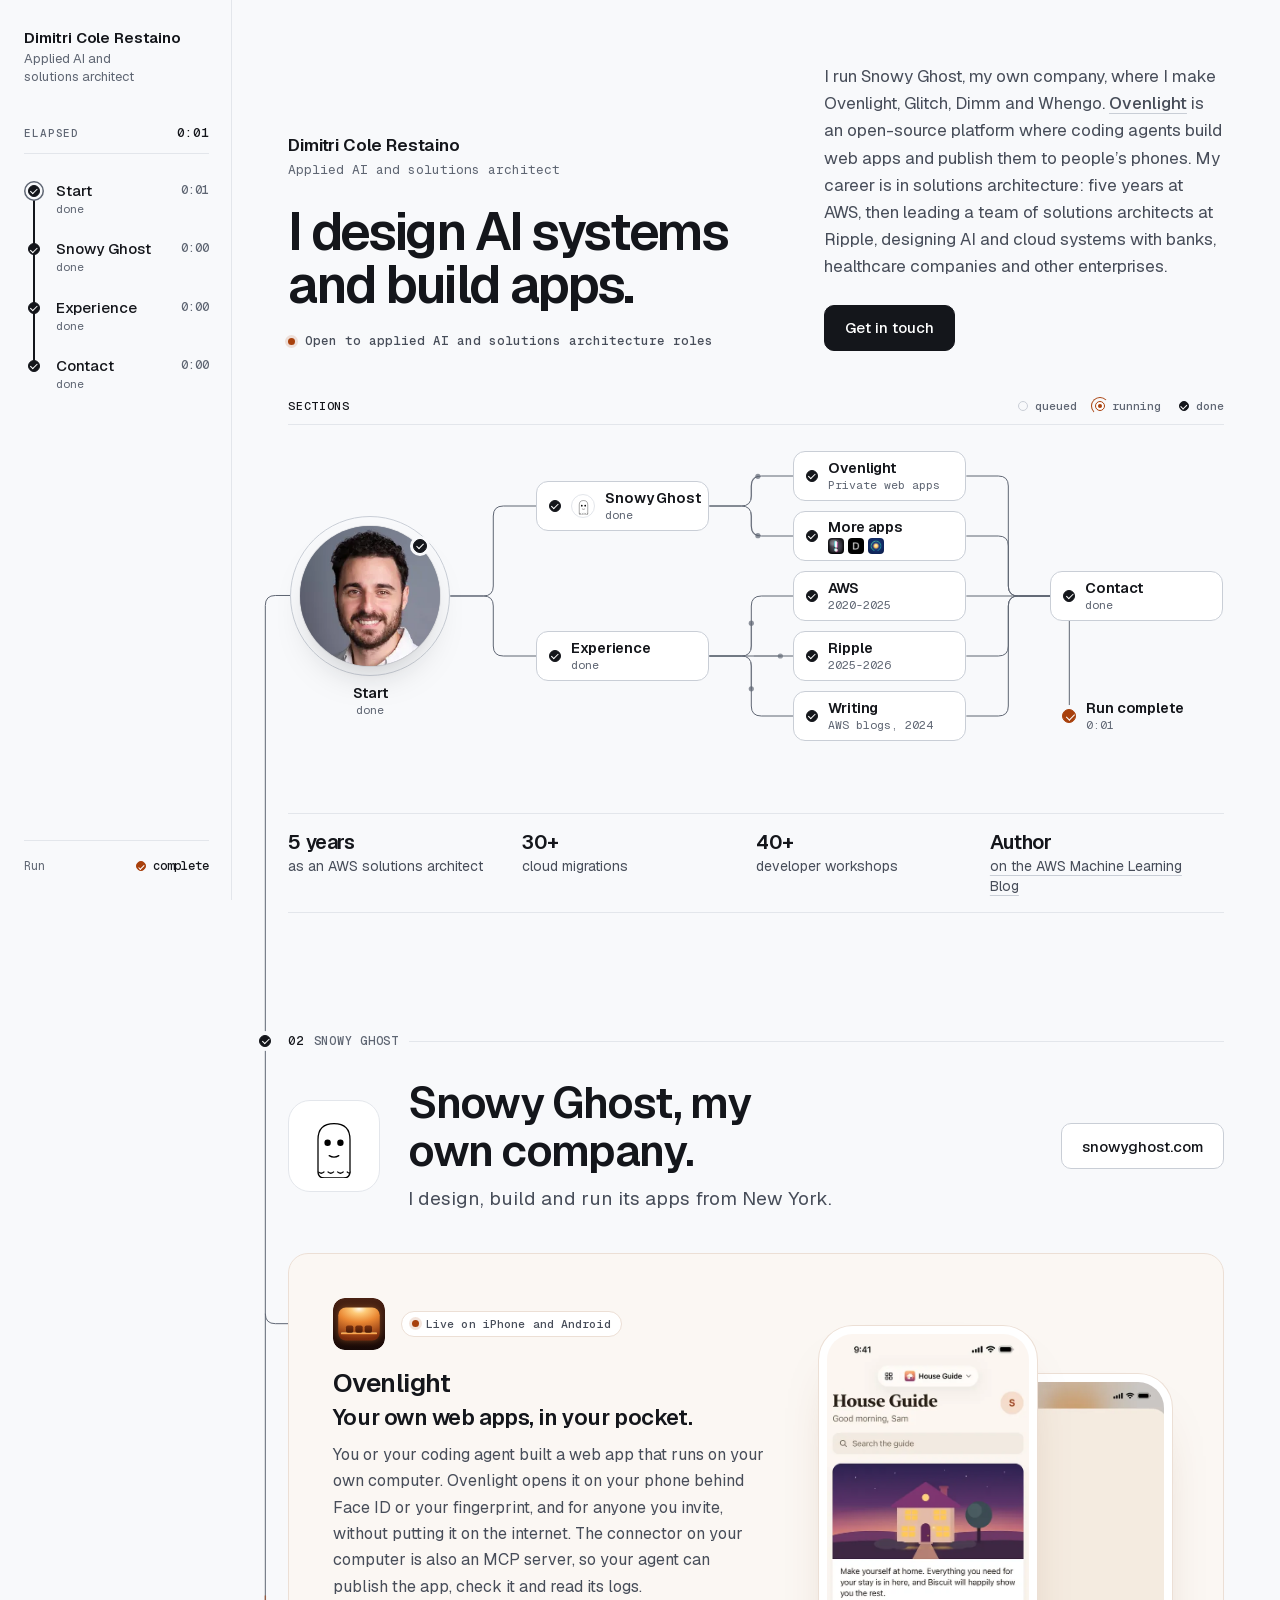
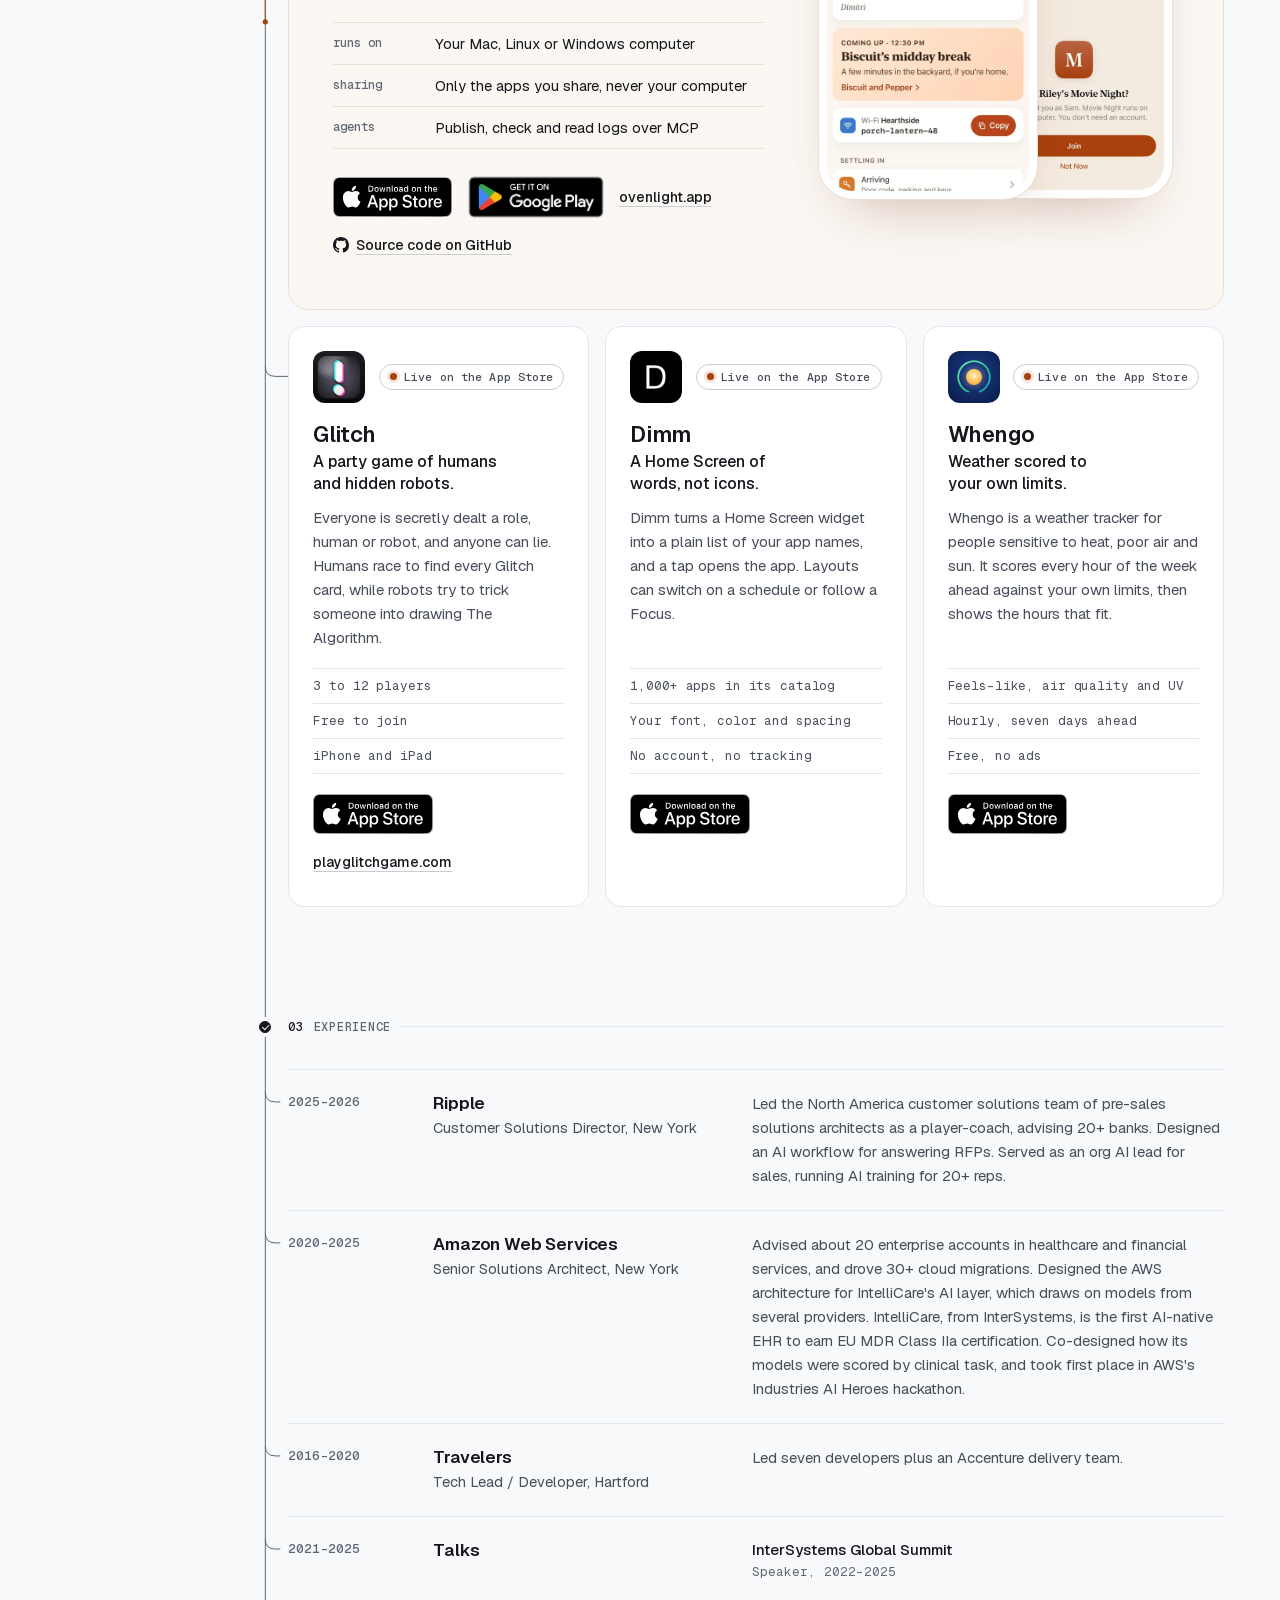
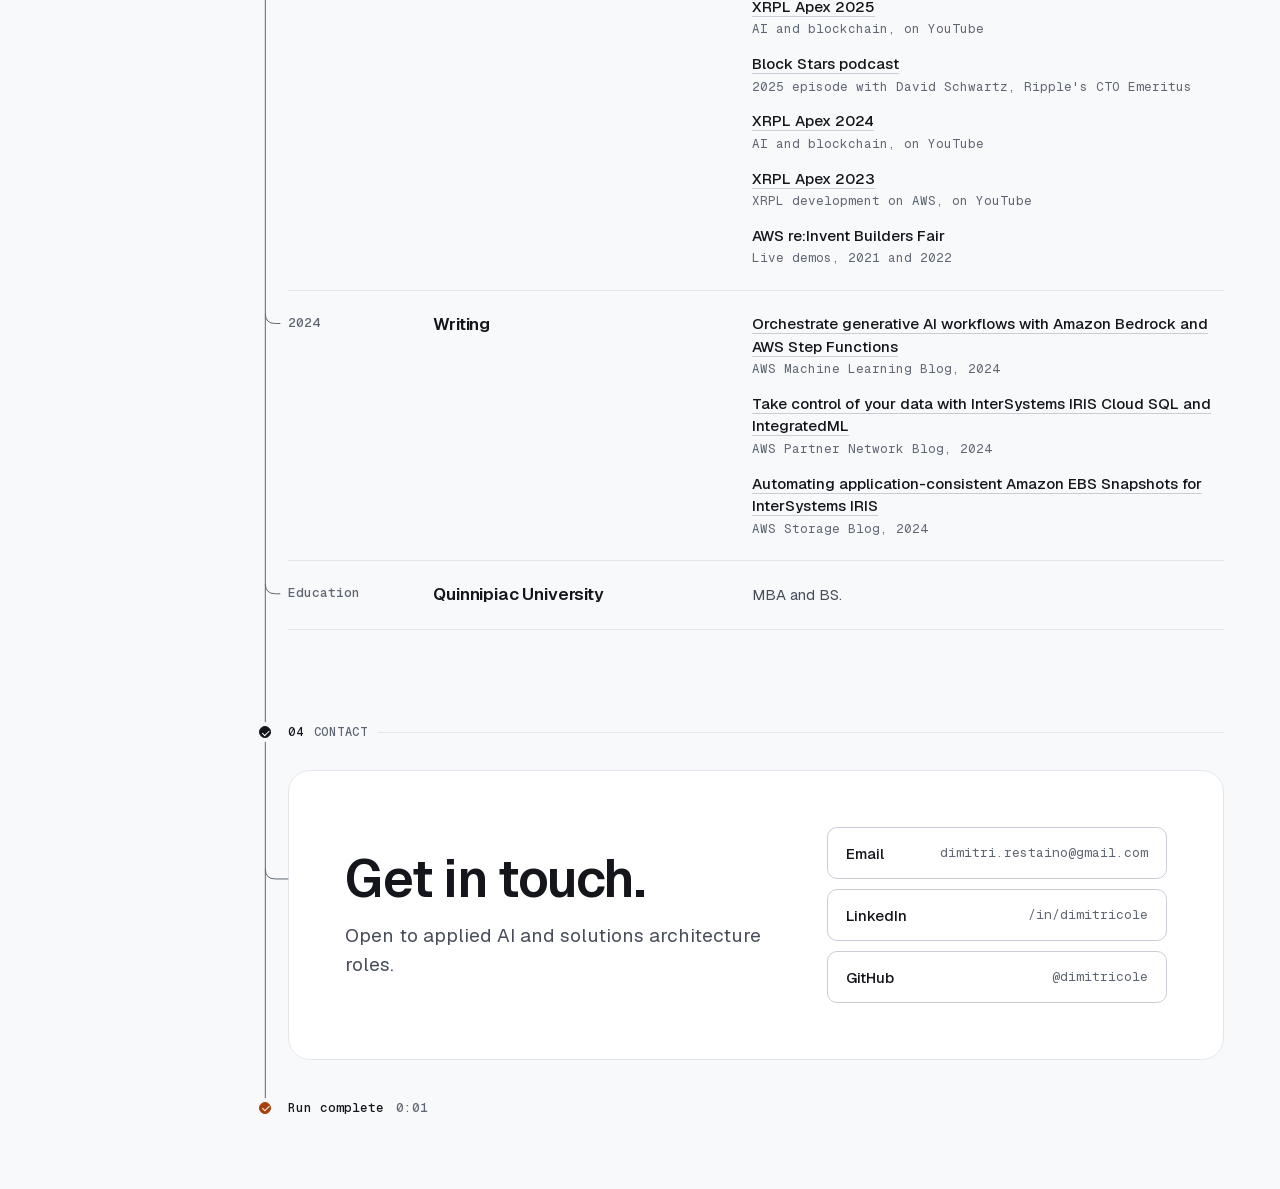
<file: index.html>
<!doctype html>
<html lang="en" class="no-js">
<head>
<meta charset="utf-8">
<meta name="viewport" content="width=device-width, initial-scale=1">
<title>Dimitri Cole Restaino, applied AI and solutions architect</title>
<meta name="description" content="Dimitri Cole Restaino is an applied AI and solutions architect, open to new roles. He spent five years at AWS, then led a team of solutions architects at Ripple, working with banks, healthcare companies and other enterprises. He runs Snowy Ghost and makes Ovenlight, an open-source platform where coding agents build web apps and publish them to people's phones.">
<link rel="canonical" href="https://www.dimitricole.com/">
<meta name="theme-color" content="#f8f9fb">
<meta property="og:type" content="profile">
<meta property="og:site_name" content="Dimitri Cole Restaino">
<meta property="og:title" content="Dimitri Cole Restaino, applied AI and solutions architect">
<meta property="og:description" content="I design AI systems and build apps, and I'm open to applied AI and solutions architecture roles. I run Snowy Ghost, maker of Ovenlight, after five years at AWS and leading a team of solutions architects at Ripple.">
<meta property="og:url" content="https://www.dimitricole.com/">
<meta property="og:image" content="https://www.dimitricole.com/images/og-card.jpg?v=4">
<meta property="og:image:width" content="1200">
<meta property="og:image:height" content="630">
<meta property="og:image:alt" content="Dimitri Cole Restaino, applied AI and solutions architect: I design AI systems and build apps.">
<meta property="profile:first_name" content="Dimitri">
<meta property="profile:last_name" content="Cole Restaino">
<meta name="twitter:card" content="summary_large_image">
<meta name="twitter:title" content="Dimitri Cole Restaino, applied AI and solutions architect">
<meta name="twitter:description" content="I design AI systems and build apps, and I'm open to applied AI and solutions architecture roles. I run Snowy Ghost, maker of Ovenlight, after five years at AWS and leading a team of solutions architects at Ripple.">
<meta name="twitter:image" content="https://www.dimitricole.com/images/og-card.jpg?v=4">
<meta name="twitter:image:alt" content="Dimitri Cole Restaino, applied AI and solutions architect: I design AI systems and build apps.">
<link rel="icon" href="favicon.svg?v=1" type="image/svg+xml">
<link rel="icon" href="images/favicon-32.png?v=1" sizes="32x32" type="image/png">
<link rel="apple-touch-icon" href="images/apple-touch-icon.png?v=1">
<link rel="preload" href="assets/fonts/geist-latin.woff2" as="font" type="font/woff2" crossorigin>
<link rel="stylesheet" href="assets/css/site.css?v=3">
<script>document.documentElement.className = 'js';</script>
<script src="assets/js/site.js?v=2" defer></script>
<script type="application/ld+json">
{
  "@context": "https://schema.org",
  "@type": "Person",
  "name": "Dimitri Cole Restaino",
  "jobTitle": "Applied AI and solutions architect",
  "url": "https://www.dimitricole.com/",
  "image": "https://www.dimitricole.com/images/portrait-720.jpg",
  "worksFor": {
    "@type": "Organization",
    "name": "Snowy Ghost",
    "url": "https://snowyghost.com/"
  },
  "sameAs": [
    "https://www.linkedin.com/in/dimitricole/",
    "https://github.com/dimitricole"
  ],
  "knowsAbout": [
    "Applied AI",
    "AI agents",
    "Solutions architecture",
    "Generative AI",
    "Healthcare AI",
    "Cloud architecture",
    "Amazon Web Services",
    "iOS apps"
  ]
}
</script>
</head>
<body>
<a class="skip" href="#content">Skip to content</a>
<p class="sr-only" role="status" id="runStatus"></p>

<!-- Phone and tablet run bar -->
<nav class="bar" id="bar" aria-label="Sections">
  <div class="bar-top" aria-hidden="true">
    <span id="barState" data-state="running"><span class="node"></span><span class="endnode"></span></span>
    <span class="now" id="barNow">Start</span>
    <span class="st" id="barSt">running</span>
    <span class="clock" id="barClock">0:00</span>
  </div>
  <ol class="bar-segs">
    <li data-state="running"><a href="#start" aria-label="Start" aria-current="step"><span class="seg"><i></i></span></a></li>
    <li data-state="queued"><a href="#snowy-ghost" aria-label="Snowy Ghost"><span class="seg"><i></i></span></a></li>
    <li data-state="queued"><a href="#experience" aria-label="Experience"><span class="seg"><i></i></span></a></li>
    <li data-state="queued"><a href="#contact" aria-label="Contact"><span class="seg"><i></i></span></a></li>
  </ol>
</nav>

<div class="layout">
  <!-- Desktop run rail -->
  <header class="rail">
    <a class="rail-id" href="#start">
      <b>Dimitri Cole Restaino</b>
      <span>Applied AI and solutions architect</span>
    </a>
    <div class="run-head" aria-hidden="true"><span>Elapsed</span><span class="clock" id="railClock">0:00</span></div>
    <nav class="steps" id="steps" aria-label="Sections">
      <span class="track" aria-hidden="true"></span>
      <span class="fill-done" aria-hidden="true"></span>
      <span class="fill-live" aria-hidden="true"></span>
      <ol>
        <li class="step" data-state="running"><a href="#start" aria-current="step"><span class="node" aria-hidden="true"></span><span class="label">Start</span><span class="t" aria-hidden="true">0:00</span><span class="st">running</span></a></li>
        <li class="step" data-state="queued"><a href="#snowy-ghost"><span class="node" aria-hidden="true"></span><span class="label">Snowy Ghost</span><span class="t" aria-hidden="true"></span><span class="st">queued</span></a></li>
        <li class="step" data-state="queued"><a href="#experience"><span class="node" aria-hidden="true"></span><span class="label">Experience</span><span class="t" aria-hidden="true"></span><span class="st">queued</span></a></li>
        <li class="step" data-state="queued"><a href="#contact"><span class="node" aria-hidden="true"></span><span class="label">Contact</span><span class="t" aria-hidden="true"></span><span class="st">queued</span></a></li>
      </ol>
    </nav>
    <div class="rail-foot" id="railFoot" data-state="queued" aria-hidden="true">
      <div><span id="railFootLabel">Step</span><b><span class="endnode"></span><span id="railCount">1 of 4</span></b></div>
    </div>
  </header>

  <div class="col">
  <main id="content">
    <svg class="spine" aria-hidden="true" focusable="false"></svg>

    <section class="hero" id="start" data-step="0" aria-label="Introduction">
      <div class="wrap">
        <div class="hero-top">
          <div>
            <div class="who">
              <span class="portrait mroot" data-sec="0" data-state="running" aria-hidden="true">
                <span class="ring"></span>
                <span class="photo"><picture><source type="image/webp" srcset="images/portrait-240.webp 240w, images/portrait-480.webp 480w, images/portrait-720.webp 720w" sizes="168px"><img src="images/portrait-480.jpg" srcset="images/portrait-240.jpg 240w, images/portrait-480.jpg 480w, images/portrait-720.jpg 720w" sizes="168px" width="480" height="480" alt=""></picture></span>
                <span class="node"></span>
              </span>
              <div>
                <h1>Dimitri Cole Restaino</h1>
                <p>Applied AI and solutions architect</p>
              </div>
            </div>
            <p class="headline">I design AI systems and build apps.</p>
            <p class="open"><i aria-hidden="true"></i>Open to applied AI and solutions architecture roles</p>
          </div>
          <div>
            <p class="intro">I run Snowy Ghost, my own company, where I make Ovenlight, Glitch, Dimm and Whengo. <a class="textlink" href="https://ovenlight.app">Ovenlight</a> is an open-source platform where coding agents build web apps and publish them to people&rsquo;s phones. My career is in solutions architecture: five years at AWS, then leading a team of solutions architects at Ripple, designing AI and cloud systems with banks, healthcare companies and other enterprises.</p>
            <div class="cta">
              <a class="btn primary" href="mailto:dimitri.restaino@gmail.com">Get in touch</a>
            </div>
          </div>
        </div>

        <div class="plan">
          <div class="plan-head">
            <span class="ttl">Sections</span>
            <span class="lg" data-state="queued" aria-hidden="true"><span class="node"></span>queued</span>
            <span class="lg" data-state="running" aria-hidden="true"><span class="node"></span>running</span>
            <span class="lg" data-state="done" aria-hidden="true"><span class="node"></span>done</span>
          </div>
          <div class="graph-wrap">
            <nav class="graph" id="graph" aria-label="Section map">
              <svg class="edges" aria-hidden="true" focusable="false"></svg>

              <a class="root" href="#start" data-node="root" data-step="0" data-state="running">
                <span class="portrait">
                  <span class="ring" aria-hidden="true"></span>
                  <span class="photo"><picture><source type="image/webp" srcset="images/portrait-240.webp 240w, images/portrait-480.webp 480w, images/portrait-720.webp 720w" sizes="168px"><img src="images/portrait-480.jpg" srcset="images/portrait-240.jpg 240w, images/portrait-480.jpg 480w, images/portrait-720.jpg 720w" sizes="168px" width="480" height="480" fetchpriority="high" alt="Dimitri Cole Restaino, smiling, in a white shirt"></picture></span>
                  <span class="node" aria-hidden="true"></span>
                </span>
                <span class="cap"><b>Start</b><small class="state">running</small></span>
              </a>

              <a class="gn" href="#snowy-ghost" data-node="sg" data-step="1" data-state="queued">
                <span class="node" aria-hidden="true"></span>
                <span class="ghost-ico" aria-hidden="true"><img src="images/snowyghost-logo.svg" width="17" height="17" alt=""></span>
                <span class="t"><b>Snowy Ghost</b><small class="state">queued</small></span>
              </a>
              <a class="gn l2" href="#ovenlight" data-node="ovenlight" data-step="1" data-state="queued">
                <span class="node" aria-hidden="true"></span>
                <span class="t"><b>Ovenlight</b><small>Private web apps</small><span class="sr-only state">queued</span></span>
              </a>
              <a class="gn l2 apps" href="#apps" data-node="apps" data-step="1" data-state="queued">
                <span class="node" aria-hidden="true"></span>
                <span class="t"><b>More apps</b><span class="icos"><img src="images/glitch-icon.webp" width="16" height="16" alt="Glitch"><img src="images/dimm-icon.webp" width="16" height="16" alt="Dimm"><img src="images/whengo-icon.webp" width="16" height="16" alt="Whengo"></span><span class="sr-only state">queued</span></span>
              </a>
              <a class="gn" href="#experience" data-node="experience" data-step="2" data-state="queued">
                <span class="node" aria-hidden="true"></span>
                <span class="t"><b>Experience</b><small class="state">queued</small></span>
              </a>
              <a class="gn l2" href="#aws" data-node="aws" data-step="2" data-state="queued">
                <span class="node" aria-hidden="true"></span>
                <span class="t"><b>AWS</b><small>2020-2025</small><span class="sr-only state">queued</span></span>
              </a>
              <a class="gn l2" href="#ripple" data-node="ripple" data-step="2" data-state="queued">
                <span class="node" aria-hidden="true"></span>
                <span class="t"><b>Ripple</b><small>2025-2026</small><span class="sr-only state">queued</span></span>
              </a>
              <a class="gn l2" href="#writing" data-node="writing" data-step="2" data-state="queued">
                <span class="node" aria-hidden="true"></span>
                <span class="t"><b>Writing</b><small>AWS blogs, 2024</small><span class="sr-only state">queued</span></span>
              </a>
              <a class="gn" href="#contact" data-node="contact" data-step="3" data-state="queued">
                <span class="node" aria-hidden="true"></span>
                <span class="t"><b>Contact</b><small class="state">queued</small></span>
              </a>
              <span class="gend" data-node="end" data-state="queued" aria-hidden="true"><span class="endnode"></span><span class="t"><b class="end-label"></b><small class="end-time"></small></span></span>
            </nav>
          </div>
        </div>

        <ul class="proof">
          <li><b>5 years</b>as an AWS solutions architect</li>
          <li><b>30+</b>cloud migrations</li>
          <li><b>40+</b>developer workshops</li>
          <li><b>Author</b><a class="textlink" href="https://aws.amazon.com/blogs/machine-learning/orchestrate-generative-ai-workflows-with-amazon-bedrock-and-aws-step-functions/">on the AWS Machine Learning Blog</a></li>
        </ul>
      </div>
    </section>

    <section class="sg" id="snowy-ghost" data-step="1" aria-labelledby="sg-title">
      <div class="wrap">
        <p class="kicker" data-sec="1"><span class="node" aria-hidden="true"></span><span class="n">02</span><span>Snowy Ghost</span></p>
        <div class="sg-head">
          <div class="ghost"><img src="images/snowyghost-logo.svg" width="64" height="64" alt="Snowy Ghost logo"></div>
          <div>
            <h2 class="h2" id="sg-title">Snowy Ghost, my own company.</h2>
            <p class="lede">I design, build and run its apps from New York.</p>
          </div>
          <a class="btn site" href="https://snowyghost.com">snowyghost.com</a>
        </div>

        <article class="sg-lead" id="ovenlight" aria-labelledby="ov-title">
          <div class="copy">
            <div class="tile-top">
              <img class="appicon" src="images/ovenlight-icon.svg" width="52" height="52" alt="">
              <span class="chip live"><i></i>Live on iPhone and Android</span>
            </div>
            <h3 id="ov-title">Ovenlight</h3>
            <p class="tag">Your own web apps, in your pocket.</p>
            <p class="body">You or your coding agent built a web app that runs on your own computer. Ovenlight opens it on your phone behind Face ID or your fingerprint, and for anyone you invite, without putting it on the internet. The connector on your computer is also an MCP server, so your agent can publish the app, check it and read its logs.</p>
            <dl class="facts">
              <div><dt>runs on</dt><dd>Your Mac, Linux or Windows computer</dd></div>
              <div><dt>sharing</dt><dd>Only the apps you share, never your computer</dd></div>
              <div><dt>agents</dt><dd>Publish, check and read logs over MCP</dd></div>
            </dl>
            <div class="foot">
              <a class="badge" href="https://apps.apple.com/app/id6817561066"><img src="images/app-store-badge.svg" width="120" height="40" loading="lazy" alt="Download Ovenlight on the App Store"></a>
              <a class="badge play" href="https://play.google.com/store/apps/details?id=com.snowyghost.ovenlight"><img src="images/google-play-badge.png" width="646" height="250" loading="lazy" alt="Get Ovenlight on Google Play"></a>
              <a class="textlink site-link" href="https://ovenlight.app">ovenlight.app</a>
              <a class="textlink site-link" href="https://github.com/snowy-ghost/ovenlight" aria-label="Ovenlight's source code on GitHub"><svg class="gh" viewBox="0 0 16 16" width="16" height="16" aria-hidden="true" focusable="false"><path fill="currentColor" d="M8 0C3.58 0 0 3.58 0 8c0 3.54 2.29 6.53 5.47 7.59.4.07.55-.17.55-.38 0-.19-.01-.82-.01-1.49-2.01.37-2.53-.49-2.69-.94-.09-.23-.48-.94-.82-1.13-.28-.15-.68-.52-.01-.53.63-.01 1.08.58 1.23.82.72 1.21 1.87.87 2.33.66.07-.52.28-.87.51-1.07-1.78-.2-3.64-.89-3.64-3.95 0-.87.31-1.59.82-2.15-.08-.2-.36-1.02.08-2.12 0 0 .67-.21 2.2.82.64-.18 1.32-.27 2-.27.68 0 1.36.09 2 .27 1.53-1.04 2.2-.82 2.2-.82.44 1.1.16 1.92.08 2.12.51.56.82 1.27.82 2.15 0 3.07-1.87 3.75-3.65 3.95.29.25.54.73.54 1.48 0 1.07-.01 1.93-.01 2.2 0 .21.15.46.55.38A8.013 8.013 0 0016 8c0-4.42-3.58-8-8-8z"/></svg>Source code on GitHub</a>
            </div>
          </div>
          <div class="phones">
            <div class="phone a"><img src="images/house-guide-480.webp" srcset="images/house-guide-480.webp 480w, images/house-guide-960.webp 960w" sizes="(max-width: 759px) 46vw, 252px" width="480" height="1043" loading="lazy" decoding="async" alt="Ovenlight showing a House Guide app with a welcome note, a Wi-Fi card and settling-in tips"></div>
            <div class="phone b"><img src="images/join-480.webp" srcset="images/join-480.webp 480w, images/join-960.webp 960w" sizes="(max-width: 759px) 42vw, 226px" width="480" height="1043" loading="lazy" decoding="async" alt="Ovenlight inviting someone to join Riley's Movie Night, which runs on Riley's computer"></div>
          </div>
        </article>

        <div class="apps-grid" id="apps">
          <article class="tile" id="glitch" aria-labelledby="glitch-title">
            <div class="tile-top">
              <img class="appicon" src="images/glitch-icon.webp" width="52" height="52" loading="lazy" alt="">
              <span class="chip live"><i></i>Live on the App Store</span>
            </div>
            <h3 id="glitch-title">Glitch</h3>
            <p class="tag">A party game of humans and hidden robots.</p>
            <p class="body">Everyone is secretly dealt a role, human or robot, and anyone can lie. Humans race to find every Glitch card, while robots try to trick someone into drawing The Algorithm.</p>
            <ul class="specs">
              <li>3 to 12 players</li>
              <li>Free to join</li>
              <li>iPhone and iPad</li>
            </ul>
            <div class="foot">
              <a class="badge" href="https://apps.apple.com/app/id6708241037"><img src="images/app-store-badge.svg" width="120" height="40" loading="lazy" alt="Download Glitch on the App Store"></a>
              <a class="textlink site-link" href="https://www.playglitchgame.com">playglitchgame.com</a>
            </div>
          </article>

          <article class="tile" id="dimm" aria-labelledby="dimm-title">
            <div class="tile-top">
              <img class="appicon" src="images/dimm-icon.webp" width="52" height="52" loading="lazy" alt="">
              <span class="chip live"><i></i>Live on the App Store</span>
            </div>
            <h3 id="dimm-title">Dimm</h3>
            <p class="tag">A Home Screen of words, not icons.</p>
            <p class="body">Dimm turns a Home Screen widget into a plain list of your app names, and a tap opens the app. Layouts can switch on a schedule or follow a Focus.</p>
            <ul class="specs">
              <li>1,000+ apps in its catalog</li>
              <li>Your font, color and spacing</li>
              <li>No account, no tracking</li>
            </ul>
            <div class="foot">
              <a class="badge" href="https://apps.apple.com/app/id6759893856"><img src="images/app-store-badge.svg" width="120" height="40" loading="lazy" alt="Download Dimm on the App Store"></a>
            </div>
          </article>

          <article class="tile" id="whengo" aria-labelledby="whengo-title">
            <div class="tile-top">
              <img class="appicon" src="images/whengo-icon.webp" width="52" height="52" loading="lazy" alt="">
              <span class="chip live"><i></i>Live on the App Store</span>
            </div>
            <h3 id="whengo-title">Whengo</h3>
            <p class="tag">Weather scored to your own limits.</p>
            <p class="body">Whengo is a weather tracker for people sensitive to heat, poor air and sun. It scores every hour of the week ahead against your own limits, then shows the hours that fit.</p>
            <ul class="specs">
              <li>Feels-like, air quality and UV</li>
              <li>Hourly, seven days ahead</li>
              <li>Free, no ads</li>
            </ul>
            <div class="foot">
              <a class="badge" href="https://apps.apple.com/app/id6790056272"><img src="images/app-store-badge.svg" width="120" height="40" loading="lazy" alt="Download Whengo on the App Store"></a>
            </div>
          </article>
        </div>
      </div>
    </section>

    <section class="xp" id="experience" data-step="2" aria-labelledby="xp-title">
      <div class="wrap">
        <h2 class="kicker" id="xp-title" data-sec="2"><span class="node" aria-hidden="true"></span><span class="n" aria-hidden="true">03</span><span>Experience</span></h2>
        <div class="jobs">
          <div class="job" id="ripple">
            <span class="yr">2025-2026</span>
            <div><h3>Ripple</h3><p class="role">Customer Solutions Director, New York</p></div>
            <p>Led the North America customer solutions team of pre-sales solutions architects as a player-coach, advising 20+ banks. Designed an AI workflow for answering RFPs. Served as an org AI lead for sales, running AI training for 20+ reps.</p>
          </div>
          <div class="job" id="aws">
            <span class="yr">2020-2025</span>
            <div><h3>Amazon Web Services</h3><p class="role">Senior Solutions Architect, New York</p></div>
            <p>Advised about 20 enterprise accounts in healthcare and financial services, and drove 30+ cloud migrations. Designed the AWS architecture for IntelliCare's AI layer, which draws on models from several providers. IntelliCare, from InterSystems, is the first AI-native EHR to earn EU MDR Class IIa certification. Co-designed how its models were scored by clinical task, and took first place in AWS's Industries AI Heroes hackathon.</p>
          </div>
          <div class="job" id="travelers">
            <span class="yr">2016-2020</span>
            <div><h3>Travelers</h3><p class="role">Tech Lead / Developer, Hartford</p></div>
            <p>Led seven developers plus an Accenture delivery team.</p>
          </div>
          <div class="job" id="talks">
            <span class="yr">2021-2025</span>
            <div><h3>Talks</h3></div>
            <ul class="posts">
              <li><b>InterSystems Global Summit</b><span>Speaker, 2022-2025</span></li>
              <li><a class="textlink" href="https://www.youtube.com/watch?v=R8cc6_4WKvw">XRPL Apex 2025</a><span>AI and blockchain, on YouTube</span></li>
              <li><a class="textlink" href="https://www.youtube.com/watch?v=zu2UvS9TCMI">Block Stars podcast</a><span>2025 episode with David Schwartz, Ripple's CTO Emeritus</span></li>
              <li><a class="textlink" href="https://www.youtube.com/watch?v=nXY888BiEW0">XRPL Apex 2024</a><span>AI and blockchain, on YouTube</span></li>
              <li><a class="textlink" href="https://www.youtube.com/watch?v=2m6ikbzef_4">XRPL Apex 2023</a><span>XRPL development on AWS, on YouTube</span></li>
              <li><b>AWS re:Invent Builders Fair</b><span>Live demos, 2021 and 2022</span></li>
            </ul>
          </div>
          <div class="job" id="writing">
            <span class="yr">2024</span>
            <div><h3>Writing</h3></div>
            <ul class="posts">
              <li><a class="textlink" href="https://aws.amazon.com/blogs/machine-learning/orchestrate-generative-ai-workflows-with-amazon-bedrock-and-aws-step-functions/">Orchestrate generative AI workflows with Amazon Bedrock and AWS Step Functions</a><span>AWS Machine Learning Blog, 2024</span></li>
              <li><a class="textlink" href="https://aws.amazon.com/blogs/apn/take-control-of-your-data-with-intersystems-iris-cloud-sql-and-intersystems-iris-integratedml/">Take control of your data with InterSystems IRIS Cloud SQL and IntegratedML</a><span>AWS Partner Network Blog, 2024</span></li>
              <li><a class="textlink" href="https://aws.amazon.com/blogs/storage/automating-application-consistent-amazon-ebs-snapshots-for-intersystems-iris-databases/">Automating application-consistent Amazon EBS Snapshots for InterSystems IRIS</a><span>AWS Storage Blog, 2024</span></li>
            </ul>
          </div>
          <div class="job" id="education">
            <span class="yr">Education</span>
            <div><h3>Quinnipiac University</h3></div>
            <p>MBA and BS.</p>
          </div>
        </div>
      </div>
    </section>

    <section class="contact" id="contact" data-step="3" aria-labelledby="contact-title">
      <div class="wrap">
        <p class="kicker" data-sec="3"><span class="node" aria-hidden="true"></span><span class="n">04</span><span>Contact</span></p>
        <div class="contact-card">
          <div>
            <h2 class="h2" id="contact-title">Get in touch.</h2>
            <p class="lede">Open to applied AI and solutions architecture roles.</p>
          </div>
          <ul class="contact-links">
            <li><a class="btn" href="mailto:dimitri.restaino@gmail.com"><span>Email</span><span>dimitri.restaino<wbr>@gmail.com</span></a></li>
            <li><a class="btn" href="https://www.linkedin.com/in/dimitricole/"><span>LinkedIn</span><span>/in/dimitricole</span></a></li>
            <li><a class="btn" href="https://github.com/dimitricole"><span>GitHub</span><span>@dimitricole</span></a></li>
          </ul>
        </div>
      </div>
    </section>
  </main>
  <div class="site-foot">
    <div class="wrap">
      <p class="run-end" data-state="queued" aria-hidden="true"><span class="endnode"></span><span class="end-label"></span><span class="end-time"></span></p>
    </div>
  </div>
  </div>
</div>
</body>
</html>
</file>
<file: assets/css/site.css>
/* dimitricole.com
   Layout bands, set by viewport width:
   >= 1100px  run rail on the left, hero graph across the top
   860-1099   run bar on top, hero graph across the top
   <= 859px   run bar on top, a small portrait above the headline in place of the graph
   The graph needs about 770px of width, so each band starts where it fits. At every width
   one spine runs from the portrait down through each section, --gs left of the content. */

@font-face {
  font-family: "Geist";
  src: url("../fonts/geist-latin.woff2") format("woff2");
  font-weight: 400 700;
  font-style: normal;
  font-display: swap;
}
@font-face {
  font-family: "Geist Mono";
  src: url("../fonts/geist-mono-latin.woff2") format("woff2");
  font-weight: 400 600;
  font-style: normal;
  font-display: swap;
}

:root {
  color-scheme: light;
  --bg: #f8f9fb;
  --surface: #ffffff;
  --ink: #14161b;
  --ink-2: #474d59;
  --ink-3: #5f6673;
  --line: #e3e6eb;
  --line-2: #c9ced6;
  --edge: #b6bcc6;
  --ember: #a8400c;
  --ember-tint: #f8ece5;
  --paper: #fbf7f3;
  --paper-line: #ecdfd5;
  --rail: 232px;
  --gut: 38px;                        /* the content's left padding on phones */
  --gs: 23px;                         /* how far left of the content the spine runs */
  --inset: clamp(20px, 4.4vw, 64px); /* the content column's side padding */
  --cl: var(--inset);                 /* the content's left padding */
  --sec: clamp(64px, 7vw, 96px);      /* space after each section */
  --sans: "Geist", ui-sans-serif, system-ui, -apple-system, "Segoe UI", sans-serif;
  --mono: "Geist Mono", ui-monospace, "SF Mono", Menlo, monospace;
  --ease: cubic-bezier(.2, .7, .2, 1);
}
* { box-sizing: border-box; }
html { scroll-behavior: smooth; -webkit-text-size-adjust: 100%; text-size-adjust: 100%; }
body {
  margin: 0;
  background: var(--bg);
  color: var(--ink);
  font: 400 16px/1.6 var(--sans);
  -webkit-font-smoothing: antialiased;
  text-rendering: optimizeLegibility;
}
img { display: block; max-width: 100%; height: auto; }
a { color: inherit; }
h1, h2, h3, p, ol, ul, dl, dd { margin: 0; }
ol, ul { padding: 0; list-style: none; }
.sr-only {
  position: absolute; width: 1px; height: 1px; padding: 0; margin: -1px;
  overflow: hidden; clip: rect(0 0 0 0); white-space: nowrap; border: 0;
}
:focus-visible { outline: 2px solid var(--ember); outline-offset: 3px; }
.skip {
  position: absolute; left: 12px; top: -60px; z-index: 50;
  background: var(--ink); color: #fff; padding: 10px 14px; border-radius: 8px;
  font: 500 14px/1 var(--sans); text-decoration: none;
}
.skip:focus { top: 12px; }

/* ---------- Layout ---------- */
.layout { display: grid; grid-template-columns: var(--rail) minmax(0, 1fr); min-height: 100vh; }
.col, main { min-width: 0; }
.wrap { max-width: 1120px; margin: 0 auto; padding: 0 var(--inset); }
section, [id] { scroll-margin-top: 24px; }

/* ---------- Run rail (desktop) ---------- */
.rail {
  position: sticky; top: 0; height: 100vh;
  display: flex; flex-direction: column;
  padding: 28px 22px 24px 24px;
  border-right: 1px solid var(--line);
  background: var(--bg);
}
.rail-id { text-decoration: none; display: block; border-radius: 6px; }
.rail-id b { display: block; font-weight: 600; font-size: 15px; letter-spacing: -0.01em; line-height: 1.3; }
.rail-id span { display: block; color: var(--ink-3); font-size: 13px; line-height: 1.4; margin-top: 2px; text-wrap: balance; }
.run-head {
  margin-top: 40px; padding-bottom: 14px; border-bottom: 1px solid var(--line);
  display: flex; align-items: baseline; justify-content: space-between;
  font: 500 11px/1 var(--mono); letter-spacing: .08em; text-transform: uppercase; color: var(--ink-3);
}
.run-head .clock { font-size: 13px; letter-spacing: 0; text-transform: none; color: var(--ink); font-variant-numeric: tabular-nums; }
.steps { position: relative; margin-top: 18px; }
.track, .fill-done, .fill-live {
  position: absolute; left: 9px; width: 2px; border-radius: 2px; top: 0;
}
.track { background: var(--line); }
.fill-done { background: var(--ink); transform-origin: top; }
.fill-live { background: var(--ember); transform-origin: top; }
.step a {
  position: relative; display: grid; grid-template-columns: 20px 1fr auto; column-gap: 12px;
  padding: 9px 0 13px; text-decoration: none; border-radius: 8px;
}
.step .node { grid-row: 1 / span 2; justify-self: center; margin-top: 4px; }
.step .label { font-size: 15px; font-weight: 500; line-height: 1.35; color: var(--ink-3); transition: color .3s; }
.step .t { font: 500 12px/1.6 var(--mono); color: var(--ink-3); font-variant-numeric: tabular-nums; text-align: right; }
.step .st { grid-column: 2 / span 2; font: 400 11.5px/1.4 var(--mono); color: var(--ink-3); letter-spacing: .01em; }
.step a:hover .label { color: var(--ink); }
.step[data-state="done"] .label,
.step[data-state="running"] .label { color: var(--ink); }
.step[data-state="running"] .st { color: var(--ember); }
.step[data-state="running"] .t { color: var(--ink); }
.step[data-state="done"] a[aria-current] .node { box-shadow: 0 0 0 2.5px var(--bg), 0 0 0 4px var(--ink-3); }

/* status nodes: one vocabulary for the rail, the bar and the graph */
.node {
  position: relative; width: 12px; height: 12px; border-radius: 50%; flex: none;
  background: var(--bg); border: 1.5px solid var(--line-2);
  transition: background .3s, border-color .3s;
}
[data-state="done"] > .node, [data-state="done"] .node { background: var(--ink); border-color: var(--ink); }
[data-state="done"] .node::after {
  content: ""; position: absolute; left: 3.2px; top: 1.4px; width: 3px; height: 5.5px;
  border: solid #fff; border-width: 0 1.5px 1.5px 0; transform: rotate(45deg);
}
[data-state="running"] .node { border-color: var(--ember); background: var(--surface); }
[data-state="running"] .node::before {
  content: ""; position: absolute; inset: -5px; border-radius: 50%;
  border: 1.5px solid var(--ember); border-right-color: transparent; border-bottom-color: transparent;
  animation: spin 1.1s linear infinite;
}
[data-state="running"] .node::after {
  content: ""; position: absolute; inset: 2.5px; border-radius: 50%; background: var(--ember);
}
@keyframes spin { to { transform: rotate(360deg); } }

/* the run's end: a hollow node until the last step is reached, then an ember node with a check,
   so it reads as done in the accent and never as the legend's running ring */
.endnode {
  position: relative; display: block; width: 12px; height: 12px; border-radius: 50%; flex: none;
  background: var(--bg); border: 1.5px dashed var(--line-2);
  transition: background .3s, border-color .3s;
}
[data-state="done"] .endnode, #barState[data-state="end"] .endnode { border: 1.5px solid var(--ember); background: var(--ember); }
[data-state="done"] .endnode::after, #barState[data-state="end"] .endnode::after {
  content: ""; position: absolute; left: 35%; top: 14%; width: 30%; height: 58%;
  border: solid #fff; border-width: 0 1.5px 1.5px 0; transform: rotate(45deg);
}

.rail-foot {
  margin-top: auto; padding-top: 16px; border-top: 1px solid var(--line);
  font: 400 12px/1.6 var(--mono); color: var(--ink-3);
}
.rail-foot div { display: flex; justify-content: space-between; }
.rail-foot b { display: flex; align-items: center; gap: 7px; font-weight: 500; color: var(--ink); font-variant-numeric: tabular-nums; }
.rail-foot .endnode { display: none; width: 10px; height: 10px; }
.rail-foot[data-state="done"] .endnode { display: block; }

/* ---------- Run bar (phone, tablet) ---------- */
.bar { display: none; }

/* ---------- Shared ---------- */
.kicker {
  display: flex; align-items: center; gap: 10px; margin: 0;
  font: 500 12px/1 var(--mono); letter-spacing: .06em; text-transform: uppercase; color: var(--ink-3);
}
.kicker::after { content: ""; flex: 1; height: 1px; background: var(--line); }
.kicker .n { color: var(--ink); }
.h2 { font-size: clamp(30px, 3.6vw, 44px); line-height: 1.08; font-weight: 600; letter-spacing: -0.03em; text-wrap: balance; }
.lede { font-size: clamp(17px, 1.6vw, 19px); line-height: 1.55; color: var(--ink-2); max-width: 36em; }
.btn {
  display: inline-flex; align-items: center; justify-content: center; gap: 8px;
  height: 46px; padding: 0 20px; border-radius: 10px;
  font: 500 15px/1 var(--sans); text-decoration: none; white-space: nowrap;
  border: 1px solid var(--line-2); background: var(--surface); color: var(--ink);
  transition: border-color .2s, background .2s;
}
.btn:hover { border-color: var(--ink); }
.btn.primary { background: var(--ink); border-color: var(--ink); color: #fff; }
.btn.primary:hover { background: #000; }
.chip {
  display: inline-flex; align-items: center; gap: 7px; height: 26px; padding: 0 10px;
  border: 1px solid var(--line-2); border-radius: 999px; background: var(--surface);
  font: 500 11.5px/1 var(--mono); color: var(--ink-2); letter-spacing: .01em; white-space: nowrap;
}
.chip i { width: 7px; height: 7px; border-radius: 50%; border: 1.5px solid var(--ink-3); flex: none; }
.chip.live i { border: 0; background: var(--ember); box-shadow: 0 0 0 3px rgba(168, 64, 12, .14); }
.textlink {
  font-weight: 500; text-decoration: underline; text-decoration-color: var(--line-2);
  text-underline-offset: 4px; text-decoration-thickness: 1px; transition: text-decoration-color .2s;
}
.textlink:hover { text-decoration-color: currentColor; }

/* ---------- Hero ---------- */
.hero { padding: clamp(44px, 7vh, 72px) 0 var(--sec); }
.sg, .xp, .contact { padding: 32px 0 var(--sec); }
.sg-head, .jobs, .contact-card { margin-top: 32px; }
.hero-top {
  display: grid; grid-template-columns: minmax(0, 1.2fr) minmax(0, 1fr); column-gap: 56px; align-items: end;
}
.who h1 { font-size: 17px; font-weight: 600; letter-spacing: -0.01em; line-height: 1.3; }
.who p { font: 400 13px/1.5 var(--mono); color: var(--ink-3); margin-top: 4px; }
.headline {
  margin-top: 26px; font-size: clamp(40px, 4.1vw, 56px); line-height: 1.0; font-weight: 600;
  letter-spacing: -0.045em; text-wrap: balance;
}
.intro { font-size: 17px; line-height: 1.6; color: var(--ink-2); max-width: 32em; }
.cta { display: flex; flex-wrap: wrap; gap: 10px; margin-top: 24px; }
.open { display: flex; align-items: flex-start; gap: 10px; margin-top: 22px; font: 500 12.5px/1.45 var(--mono); color: var(--ink-2); text-wrap: pretty; }
.open i { width: 7px; height: 7px; margin-top: 5.5px; border-radius: 50%; flex: none; background: var(--ember); box-shadow: 0 0 0 3px rgba(168, 64, 12, .14); }

/* the plan: a node graph whose nodes are the run's steps */
.plan { margin-top: clamp(36px, 5.5vh, 56px); }
.plan-head {
  display: flex; flex-wrap: wrap; align-items: center; gap: 8px 18px;
  padding-bottom: 12px; border-bottom: 1px solid var(--line);
  font: 500 11.5px/1 var(--mono); color: var(--ink-3);
}
.plan-head .ttl { text-transform: uppercase; letter-spacing: .06em; color: var(--ink); margin-right: auto; }
.plan-head .lg { display: inline-flex; align-items: center; gap: 7px; }
.plan-head .lg .node { width: 10px; height: 10px; }
.plan-head .lg[data-state="done"] .node::after { left: 2.4px; top: 0.8px; width: 2.6px; height: 4.6px; }
.plan-head .lg[data-state="running"] .node::after { inset: 2px; }

.graph-wrap { container-type: inline-size; margin-top: 26px; }
.graph {
  --cw: clamp(170px, 18.5cqw, 186px);
  --pd: clamp(112px, 15cqw, 150px);
  position: relative; max-width: 1000px;
  display: grid; justify-content: space-between; align-items: center;
  grid-template-columns: calc(var(--pd) + 24px) var(--cw) var(--cw) var(--cw);
  grid-template-rows: repeat(5, 50px); row-gap: 10px;
}
.edges { position: absolute; inset: 0; width: 100%; height: 100%; overflow: visible; z-index: 0; pointer-events: none; }
.edge { fill: none; stroke: var(--edge); stroke-width: 1; transition: stroke .35s; }
.edge.done { stroke: var(--ink-3); }
.edge.live { stroke: var(--ember); }
.edge.hot { stroke: var(--ink); }
.tail { fill: none; stroke: var(--ink-3); stroke-width: 1.5; stroke-linecap: round; }
.head { fill: var(--ink-3); }
g.live .tail { stroke: var(--ember); }
g.live .head { fill: var(--ember); }

.gn {
  position: relative; z-index: 1; width: var(--cw); height: 50px;
  display: flex; align-items: center; gap: 10px; padding: 0 12px;
  background: var(--surface); border: 1px solid var(--line-2); border-radius: 12px;
  text-decoration: none; color: var(--ink); white-space: nowrap;
  transition: border-color .25s, box-shadow .25s;
}
.gn:hover { border-color: var(--ink); }
.gn[data-state="running"] {
  border-color: rgba(168, 64, 12, .5); box-shadow: 0 0 0 3px rgba(168, 64, 12, .08);
}
.gn .ghost-ico { width: 24px; height: 24px; border-radius: 50%; border: 1px solid var(--line); display: grid; place-items: center; flex: none; }
.gn .ghost-ico img { width: 17px; height: 17px; }
.gn .t { display: flex; flex-direction: column; min-width: 0; line-height: 1.2; }
.gn .t b { font-size: 14.5px; font-weight: 600; letter-spacing: -0.01em; }
.gn .t small { font: 400 11.5px/1.3 var(--mono); color: var(--ink-3); margin-top: 2px; overflow: hidden; text-overflow: ellipsis; }
.gn[data-state="running"] small.state { color: var(--ember); }
.gn.apps { height: auto; min-height: 50px; padding-top: 6px; padding-bottom: 6px; }
.gn .icos { display: flex; gap: 4px; margin-top: 3px; }
.gn .icos img { width: 16px; height: 16px; border-radius: 4px; }

.root { grid-column: 1; grid-row: 1 / -1; justify-self: start; position: relative; z-index: 2; text-decoration: none; display: block; border-radius: 50%; }
.portrait, .portrait .ring, .portrait .photo, .portrait .node { display: block; }
.portrait { position: relative; width: var(--pd); aspect-ratio: 1; margin: 12px; }
.portrait .ring { position: absolute; inset: -10px; border-radius: 50%; border: 1px solid var(--line-2); background: var(--bg); }
.portrait .photo {
  position: relative; width: 100%; height: 100%; border-radius: 50%; overflow: hidden; background: #8a8f9a;
  box-shadow: 0 0 0 1px rgba(20, 22, 27, .08), 0 18px 40px -20px rgba(20, 22, 27, .35);
}
.portrait .photo img { width: 100%; height: 100%; object-fit: cover; object-position: 50% 30%; transform: scale(1.12); transform-origin: 50% 42%; }
.portrait .node { position: absolute; top: 14.6%; right: 14.6%; transform: translate(50%, -50%); width: 14px; height: 14px; z-index: 1; box-shadow: 0 0 0 3px var(--bg); }
.root[data-state="done"] .portrait .node::after,
.mroot[data-state="done"] .node::after { left: 3.8px; top: 1.8px; width: 3.4px; height: 6px; }
.root .cap {
  position: absolute; left: 50%; top: calc(100% + 6px); transform: translateX(-50%);
  text-align: center; white-space: nowrap; line-height: 1.25;
}
.root .cap b { display: block; font-size: 14.5px; font-weight: 600; letter-spacing: -0.01em; }
.root .cap small { display: block; font: 400 11.5px/1.4 var(--mono); color: var(--ink-3); }
.root[data-state="running"] .cap .state { color: var(--ember); }

[data-node="sg"] { grid-column: 2; grid-row: 1 / 3; }
[data-node="experience"] { grid-column: 2; grid-row: 3 / 6; }
[data-node="ovenlight"] { grid-column: 3; grid-row: 1; }
[data-node="apps"] { grid-column: 3; grid-row: 2; }
[data-node="aws"] { grid-column: 3; grid-row: 3; }
[data-node="ripple"] { grid-column: 3; grid-row: 4; }
[data-node="writing"] { grid-column: 3; grid-row: 5; }
[data-node="contact"] { grid-column: 4; grid-row: 1 / -1; }
.gend {
  grid-column: 4; grid-row: 5; justify-self: start; position: relative; z-index: 1;
  display: flex; align-items: center; gap: 10px; padding-left: 13px; white-space: nowrap;
}
.gend .endnode { width: 14px; height: 14px; margin-left: -1px; box-shadow: 0 0 0 4px var(--bg); }
.gend .t { display: flex; flex-direction: column; line-height: 1.2; }
.gend b { font-size: 14.5px; font-weight: 600; letter-spacing: -0.01em; }
.gend small { font: 400 11.5px/1.3 var(--mono); color: var(--ink-3); margin-top: 2px; font-variant-numeric: tabular-nums; }

.proof {
  margin-top: clamp(56px, 8vh, 72px); display: grid; grid-template-columns: repeat(4, minmax(0, 1fr));
  border-top: 1px solid var(--line);
}
.proof li { padding: 16px 16px 16px 0; border-bottom: 1px solid var(--line); font-size: 14px; line-height: 1.45; color: var(--ink-2); }
.proof .textlink { font-weight: 400; }
.proof b { display: block; font: 600 20px/1.2 var(--sans); letter-spacing: -0.02em; color: var(--ink); margin-bottom: 2px; }

/* ---------- Snowy Ghost ---------- */
.sg .wrap { container-type: inline-size; }
.sg-head {
  display: grid; grid-template-columns: auto minmax(0, 1fr) auto; gap: 28px; align-items: center;
}
.ghost {
  width: 92px; height: 92px; border-radius: 22px; background: var(--surface); border: 1px solid var(--line);
  display: grid; place-items: center;
}
.ghost img { width: 64px; height: 64px; }
.sg-head .lede { margin-top: 10px; }
.sg-head .h2 { text-wrap: pretty; }

/* the featured Ovenlight card */
.sg-lead {
  --pad: clamp(24px, 3.4vw, 44px);
  margin-top: 40px; background: var(--paper); border: 1px solid var(--paper-line); border-radius: 20px;
  padding: var(--pad) var(--pad) 0; overflow: hidden;
  display: grid; grid-template-columns: minmax(0, 1.15fr) minmax(0, 1fr); column-gap: 40px;
}
.sg-lead .copy { padding-bottom: var(--pad); display: flex; flex-direction: column; }
.sg-lead .tile-top { justify-content: flex-start; gap: 16px; }
.sg-lead .chip { background: var(--surface); border-color: var(--paper-line); }
.sg-lead h3 { font-size: 26px; }
.sg-lead .tag { font-size: clamp(19px, 1.9vw, 22px); font-weight: 600; letter-spacing: -0.02em; line-height: 1.3; }
.sg-lead p.body { font-size: 16px; line-height: 1.65; max-width: 31em; }
.facts { margin-top: 22px; border-top: 1px solid var(--paper-line); max-width: 31em; }
.facts div {
  display: grid; grid-template-columns: 9ch 1fr; gap: 12px; padding: 10px 0; border-bottom: 1px solid var(--paper-line);
  font-size: 14.5px; line-height: 1.45; color: var(--ink);
}
.facts dt { font: 500 12px/1.75 var(--mono); color: var(--ink-3); }
.facts dd { min-width: 0; }
.sg-lead .foot { padding-top: 28px; gap: 8px 20px; font-size: 15px; }
.phones { position: relative; min-height: 400px; }
.phone {
  position: absolute; border-radius: 34px; border: 8px solid var(--surface); background: var(--surface); overflow: hidden;
  aspect-ratio: 480 / 1043;
  box-shadow: 0 0 0 1px var(--paper-line), 0 30px 60px -32px rgba(120, 60, 20, .4);
}
.phone img { width: 100%; height: 100%; object-fit: cover; object-position: top; }
.phone.a { width: min(58%, 264px); left: 4%; top: 28px; z-index: 2; }
.phone.b { width: min(52%, 236px); right: 2%; top: 76px; }

/* the app tiles: icon and chip, name, headline, body, facts, links. Side by side, subgrid rows keep
   each of those level across the three tiles, so they share one height and one rhythm */
.apps-grid { margin-top: 16px; display: grid; grid-template-columns: minmax(0, 1fr); gap: 16px; }
.tile {
  position: relative; background: var(--surface); border: 1px solid var(--line); border-radius: 16px;
  padding: 24px; display: flex; flex-direction: column; min-width: 0;
}
.tile-top { display: flex; align-items: center; justify-content: space-between; gap: 10px; }
.appicon { width: 52px; height: 52px; border-radius: 12px; flex: none; }
.tile h3, .sg-lead h3 { margin-top: 18px; font-weight: 600; letter-spacing: -0.02em; line-height: 1.2; }
.tile h3 { font-size: 22px; }
.tile .tag, .sg-lead .tag { color: var(--ink); margin-top: 4px; }
.tile .tag { font-size: 16px; font-weight: 500; line-height: 1.4; text-wrap: balance; }
.tile p.body, .sg-lead p.body { margin-top: 10px; color: var(--ink-2); }
.tile p.body { font-size: 15px; line-height: 1.6; }
.specs { margin-top: 18px; border-top: 1px solid var(--line); align-self: stretch; }
.specs li {
  padding: 8px 0; border-bottom: 1px solid var(--line);
  font: 400 12.5px/1.45 var(--mono); color: var(--ink-2); letter-spacing: -0.01em;
}
.tile .foot, .sg-lead .foot { margin-top: auto; display: flex; flex-wrap: wrap; align-items: center; gap: 8px 16px; font-size: 14px; }
.tile .foot { padding-top: 20px; }
.badge { display: block; border-radius: 8px; }
.badge img { height: 40px; width: auto; }
/* Google's badge carries 41px of clear space around its 564x168 art, so the art matches the App Store badge's 40px */
.badge.play img { height: calc(40px * 250 / 168); max-width: none; margin: calc(-40px * 41 / 168); pointer-events: none; }
.site-link { display: inline-flex; align-items: center; gap: 7px; min-height: 40px; }
.site-link .gh { flex: none; }
@container (min-width: 600px) and (max-width: 859px) {
  /* one wide row per app: the story on the left, the facts and links on the right */
  .tile { display: grid; grid-template-columns: minmax(0, 1fr) minmax(0, 15.5em); column-gap: 32px; align-content: start; }
  .tile > * { grid-column: 1; }
  .tile > .specs, .tile > .foot { grid-column: 2; }
  .tile .tile-top { justify-content: flex-start; gap: 16px; }
  .tile > .specs { grid-row: 1 / span 2; margin-top: 0; align-self: start; }
  .tile > .foot { grid-row: 3 / span 3; align-self: start; }
}
@container (min-width: 860px) {
  .apps-grid { grid-template-columns: repeat(3, minmax(0, 1fr)); row-gap: 0; }
  @supports (grid-template-rows: subgrid) {
    .tile { display: grid; grid-row: span 6; grid-template-rows: subgrid; row-gap: 0; align-content: start; }
    .tile > .foot { align-self: start; margin-top: 0; }
  }
}

/* ---------- Experience ---------- */
.xp { padding: 24px 0 64px; }
.jobs { margin-top: 36px; border-top: 1px solid var(--line); }
.job {
  display: grid; grid-template-columns: 11ch minmax(0, 1fr) minmax(0, 1.6fr); gap: 24px;
  padding: 22px 0; border-bottom: 1px solid var(--line);
}
/* the spine's branch meets the year, so the year keeps its own height rather than the row's */
.job .yr { align-self: start; font: 500 13px/1.6 var(--mono); color: var(--ink-3); font-variant-numeric: tabular-nums; }
.job h3 { font-size: 17px; font-weight: 600; letter-spacing: -0.01em; line-height: 1.35; }
.job .role { font-size: 14.5px; color: var(--ink-2); margin-top: 2px; }
.job p { font-size: 15px; line-height: 1.6; color: var(--ink-2); }
.posts { display: grid; gap: 14px; }
.posts li { font-size: 15px; line-height: 1.5; }
.posts b { font-weight: 500; }
.posts .textlink { padding-block: 2px; }
.posts span { display: block; margin-top: 2px; font: 400 12.5px/1.5 var(--mono); color: var(--ink-3); }

/* ---------- Contact ---------- */
.contact { padding-bottom: 0; }
.contact-card {
  background: var(--surface); border: 1px solid var(--line); border-radius: 22px;
  padding: clamp(28px, 4.5vw, 56px); display: grid; grid-template-columns: minmax(0, 1.3fr) minmax(0, 1fr); gap: 40px; align-items: center;
}
.contact-card h2 { font-size: clamp(32px, 4.2vw, 52px); }
.contact-card .lede { margin-top: 14px; }
.contact-links { display: grid; gap: 10px; container-type: inline-size; }
.contact-links .btn { width: 100%; justify-content: space-between; gap: 12px; height: auto; min-height: 52px; padding: 8px 18px; }
.contact-links .btn span:last-child { font: 400 13px/1.3 var(--mono); color: var(--ink-3); white-space: normal; overflow-wrap: anywhere; }
/* too narrow for the email on one line: every row puts its value under its label, never cutting an address short */
@container (max-width: 309px) {
  .contact-links .btn { flex-direction: column; align-items: flex-start; justify-content: center; gap: 2px; }
}
.site-foot { padding: 40px 0 56px; font-size: 14px; color: var(--ink-3); }
.run-end { display: none; }

/* ---------- Medium: the hero stacks ---------- */
@media (max-width: 1199px) {
  .hero-top { grid-template-columns: minmax(0, 1fr); }
  .intro { margin-top: 22px; }
}

/* ---------- Below 1100: the rail becomes a bar ---------- */
@media (max-width: 1099px) {
  .layout { grid-template-columns: minmax(0, 1fr); }
  .rail { display: none; }
  .bar {
    display: block; position: sticky; top: 0; z-index: 20;
    background: var(--bg); border-bottom: 1px solid var(--line);
  }
  /* the bar lines up with the content column: its status node over the spine, its label over the content */
  .bar-top {
    display: flex; align-items: center; gap: 8px; height: 40px; padding: 0 var(--inset) 0 calc(var(--cl) - var(--gs) - 8px);
    font: 500 12.5px/1 var(--mono); color: var(--ink-3);
  }
  .bar-top .node, .bar-top .endnode { width: 10px; height: 10px; }
  .bar-top [data-state] { display: flex; align-items: center; justify-content: center; width: 16px; margin-right: calc(var(--gs) - 16px); }
  #barState .endnode, #barState[data-state="end"] .node { display: none; }
  #barState[data-state="end"] .endnode { display: block; }
  .bar-top .now { color: var(--ink); font-family: var(--sans); font-size: 14px; font-weight: 600; letter-spacing: -0.01em; }
  .bar-top .st { color: var(--ember); }
  #barState[data-state="done"] ~ .st { color: var(--ink-3); }
  .bar-top .clock { margin-left: auto; color: var(--ink); font-variant-numeric: tabular-nums; }
  .bar-segs { display: grid; grid-template-columns: repeat(4, 1fr); gap: 4px; padding: 0 var(--inset) 0 var(--cl); }
  /* a 24px tap target around a 3px segment; the extra height overlaps the status row above */
  .bar-segs a { display: block; padding: 12px 0 9px; margin-top: -12px; border-radius: 3px; position: relative; }
  .seg { display: block; height: 3px; border-radius: 3px; background: var(--line); overflow: hidden; }
  .seg i { display: block; height: 100%; width: 100%; background: var(--ink); transform: scaleX(0); transform-origin: left; }
  .bar-segs [data-state="running"] .seg i { background: var(--ember); }
  html { scroll-padding-top: 64px; }
  section, [id] { scroll-margin-top: 64px; }
  .hero { padding-top: 28px; }
}
@media (max-width: 959px) {
  .contact-card { grid-template-columns: minmax(0, 1fr); gap: 28px; align-items: start; }
  .job { grid-template-columns: 11ch minmax(0, 1fr); }
  .job p, .job .posts { grid-column: 2; }
}

/* ---------- The spine: from the portrait down through every section, ending at the run's end ---------- */
main { position: relative; }
.spine { position: absolute; left: 0; top: 0; width: 100%; overflow: visible; pointer-events: none; }
.kicker { position: relative; }
.kicker > .node, .run-end .endnode {
  position: absolute; left: calc(-1 * var(--gs) - 6px); top: 50%; margin-top: -6px; box-shadow: 0 0 0 4px var(--bg);
}
.js .run-end { display: flex; align-items: center; gap: 12px; position: relative; margin-bottom: 18px; font: 500 12.5px/1.2 var(--mono); color: var(--ink); }
.run-end .end-time { color: var(--ink-3); font-variant-numeric: tabular-nums; }

/* ---------- Below 860: a small portrait above the headline roots the spine in place of the graph ---------- */
.mroot { display: none; }
@media (max-width: 859px) {
  :root { --cl: var(--gut); }
  .wrap { padding-left: var(--cl); }
  .plan { display: none; }
  .hero { padding-bottom: 56px; }
  .who { display: flex; align-items: center; gap: 16px; margin-left: calc(16px - var(--gut)); }
  .mroot.portrait { display: block; width: 104px; margin: 0; flex: none; }
  .mroot .ring { inset: -6px; }
}
@media (max-width: 759px) {
  .sg-lead { grid-template-columns: minmax(0, 1fr); }
  .phones { min-height: 0; height: min(380px, 84vw); margin: 4px calc(var(--pad) * -1) 0; }
  .phone.a { width: 46%; left: 8%; top: 0; }
  .phone.b { width: 42%; right: 6%; top: 40px; }
  .sg-head { grid-template-columns: auto minmax(0, 1fr); gap: 18px; align-items: start; }
  .sg-head .site { grid-column: 1 / -1; justify-self: start; }
  .ghost { width: 64px; height: 64px; border-radius: 16px; }
  .ghost img { width: 44px; height: 44px; }
  .job { grid-template-columns: minmax(0, 1fr); gap: 6px; }
  .job p, .job .posts { grid-column: auto; margin-top: 6px; }
  .proof { grid-template-columns: repeat(2, minmax(0, 1fr)); }
}
@media (max-width: 560px) {
  .wrap { padding-right: 16px; }
  .hero { padding: 18px 0 48px; }
  .headline { margin-top: 20px; font-size: clamp(34px, calc((100vw - 54px) / 8.5), 40px); line-height: 1.04; }
  .intro { font-size: 16.5px; line-height: 1.55; margin-top: 16px; }
  .cta { margin-top: 20px; }
  .cta .btn { flex: 1 1 0; }
  .proof { margin-top: 44px; }
  .proof li { padding-right: 12px; }
  .proof b { font-size: 18px; }
  .tile { padding: 20px; }
  .sg-lead { --pad: 20px; }
  .facts div { grid-template-columns: minmax(0, 1fr); gap: 0; padding: 9px 0; }
  .sg-lead .tile-top { align-items: flex-start; }
  .sg-lead .chip { white-space: normal; height: auto; padding: 5px 10px; line-height: 1.35; }
  .phone { border-width: 6px; border-radius: 26px; }
}

/* ---------- Without JavaScript: no run states, a plain spine ---------- */
.no-js .bar, .no-js .run-head, .no-js .rail-foot, .no-js .step .t, .no-js .step .st,
.no-js .plan-head .lg, .no-js .state:not(.sr-only), .no-js .run-end { display: none; }
.no-js .gn .t small.state { display: none; }
.no-js .plan { display: none; }
.no-js [data-state="running"] .node { border-color: var(--line-2); background: var(--bg); }
.no-js [data-state="running"] .node::before, .no-js [data-state="running"] .node::after { content: none; }
@media (max-width: 859px) {
  .no-js main::before {
    content: ""; position: absolute; left: calc(var(--gut) - var(--gs) - .5px); top: 150px; bottom: 0; width: 1px; background: var(--edge);
  }
}
/* the graph and its portrait need the script, so wider screens show no spine at all */
@media (min-width: 860px) {
  .no-js .kicker > .node { display: none; }
}

@media (prefers-reduced-motion: reduce) {
  html { scroll-behavior: auto; }
  *, *::before, *::after { animation: none !important; transition: none !important; }
}

/* ---------- Print: the content, without the run ---------- */
@media print {
  @page { margin: 14mm 14mm 16mm; }
  :root { --bg: #fff; --paper: #fff; }
  html { scroll-behavior: auto; }
  body { background: #fff; font-size: 10.5pt; }
  .skip, .bar, .rail, .plan, .spine, .run-end, .mroot, .kicker > .node, .kicker::after, .phones, .sg-head .site, .cta, .no-js main::before,
  .sg .kicker, .contact .kicker { display: none !important; }
  .layout { display: block; }
  .wrap, .site-foot .wrap { max-width: none; padding: 0 !important; }
  .hero, .sg, .xp, .contact { padding: 0 0 16pt; }
  .who { margin: 0; }
  .hero-top { display: block; }
  .headline { font-size: 24pt; margin-top: 8pt; }
  .intro { margin-top: 8pt; max-width: none; font-size: 11pt; }
  .proof { margin-top: 12pt; grid-template-columns: repeat(4, minmax(0, 1fr)); max-width: none; }
  .proof li { padding: 6pt 8pt 6pt 0; }
  .proof b { font-size: 13pt; }
  .kicker { font-size: 9pt; margin-bottom: 4pt; }
  .h2 { font-size: 18pt; }
  .sg-head { margin-top: 6pt; grid-template-columns: auto minmax(0, 1fr); gap: 12pt; }
  .ghost { width: 44px; height: 44px; border-radius: 10px; }
  .ghost img { width: 30px; height: 30px; }
  .sg-lead { display: block; margin-top: 12pt; padding: 12pt; border-radius: 10px; }
  .sg-lead .copy { padding: 0; }
  /* the phones stay off paper, so the links take their column beside the story and facts */
  .sg-lead .copy { display: grid; grid-template-columns: minmax(0, 1fr) 15em; column-gap: 16pt; }
  .sg-lead .copy > * { grid-column: 1; }
  .sg-lead .foot { grid-column: 2; grid-row: 4 / span 2; flex-direction: column; align-items: flex-start; gap: 6pt; margin: 10pt 0 0; padding: 0; }
  .facts { display: block; }
  /* print sets its own three columns, so the screen's container queries stay out of it */
  .sg .wrap { container-type: normal; }
  .apps-grid { grid-template-columns: repeat(3, minmax(0, 1fr)); gap: 8pt; margin-top: 8pt; }
  .tile { padding: 10pt; border-radius: 10px; }
  .tile .tile-top { flex-wrap: wrap; }
  .sg-lead, .tile, .job, .contact, .proof li, .posts li { break-inside: avoid; }
  .sg-head, .kicker, h2, h3 { break-after: avoid; }
  /* a job's h3 is alone in its grid row, so its avoid would block every break between rows */
  .job h3 { break-after: auto; }
  .jobs { margin-top: 8pt; }
  .job { padding: 8pt 0; gap: 12pt; grid-template-columns: 11ch minmax(0, 1fr) minmax(0, 1.6fr); }
  .job p, .job .posts { grid-column: auto; margin-top: 0; }
  .contact-card { margin-top: 8pt; padding: 12pt; display: block; border-radius: 10px; }
  .contact-links { margin-top: 10pt; }
  .contact-links .btn { min-height: 0; padding: 4pt 0; border: 0; justify-content: flex-start; gap: 12pt; }
  .btn { height: auto; padding: 0; border: 0; background: none; }
  .chip { background: none !important; }
  .chip.live i, .open i { print-color-adjust: exact; -webkit-print-color-adjust: exact; }
  .posts a::after, .badge::after, .sg-lead .foot a::after {
    content: " " attr(href); display: block; font: 400 8pt/1.4 var(--mono); color: var(--ink-3); word-break: break-all; text-decoration: none;
  }
  .badge img, .site-link .gh { display: none; }
  .site-link { display: block; min-height: 0; }
  .badge::before { content: "App Store"; font-weight: 500; }
  .badge.play::before { content: "Google Play"; }
  .site-foot { padding: 8pt 0 0; }
  a, .textlink { text-decoration: none; }
}
</file>
